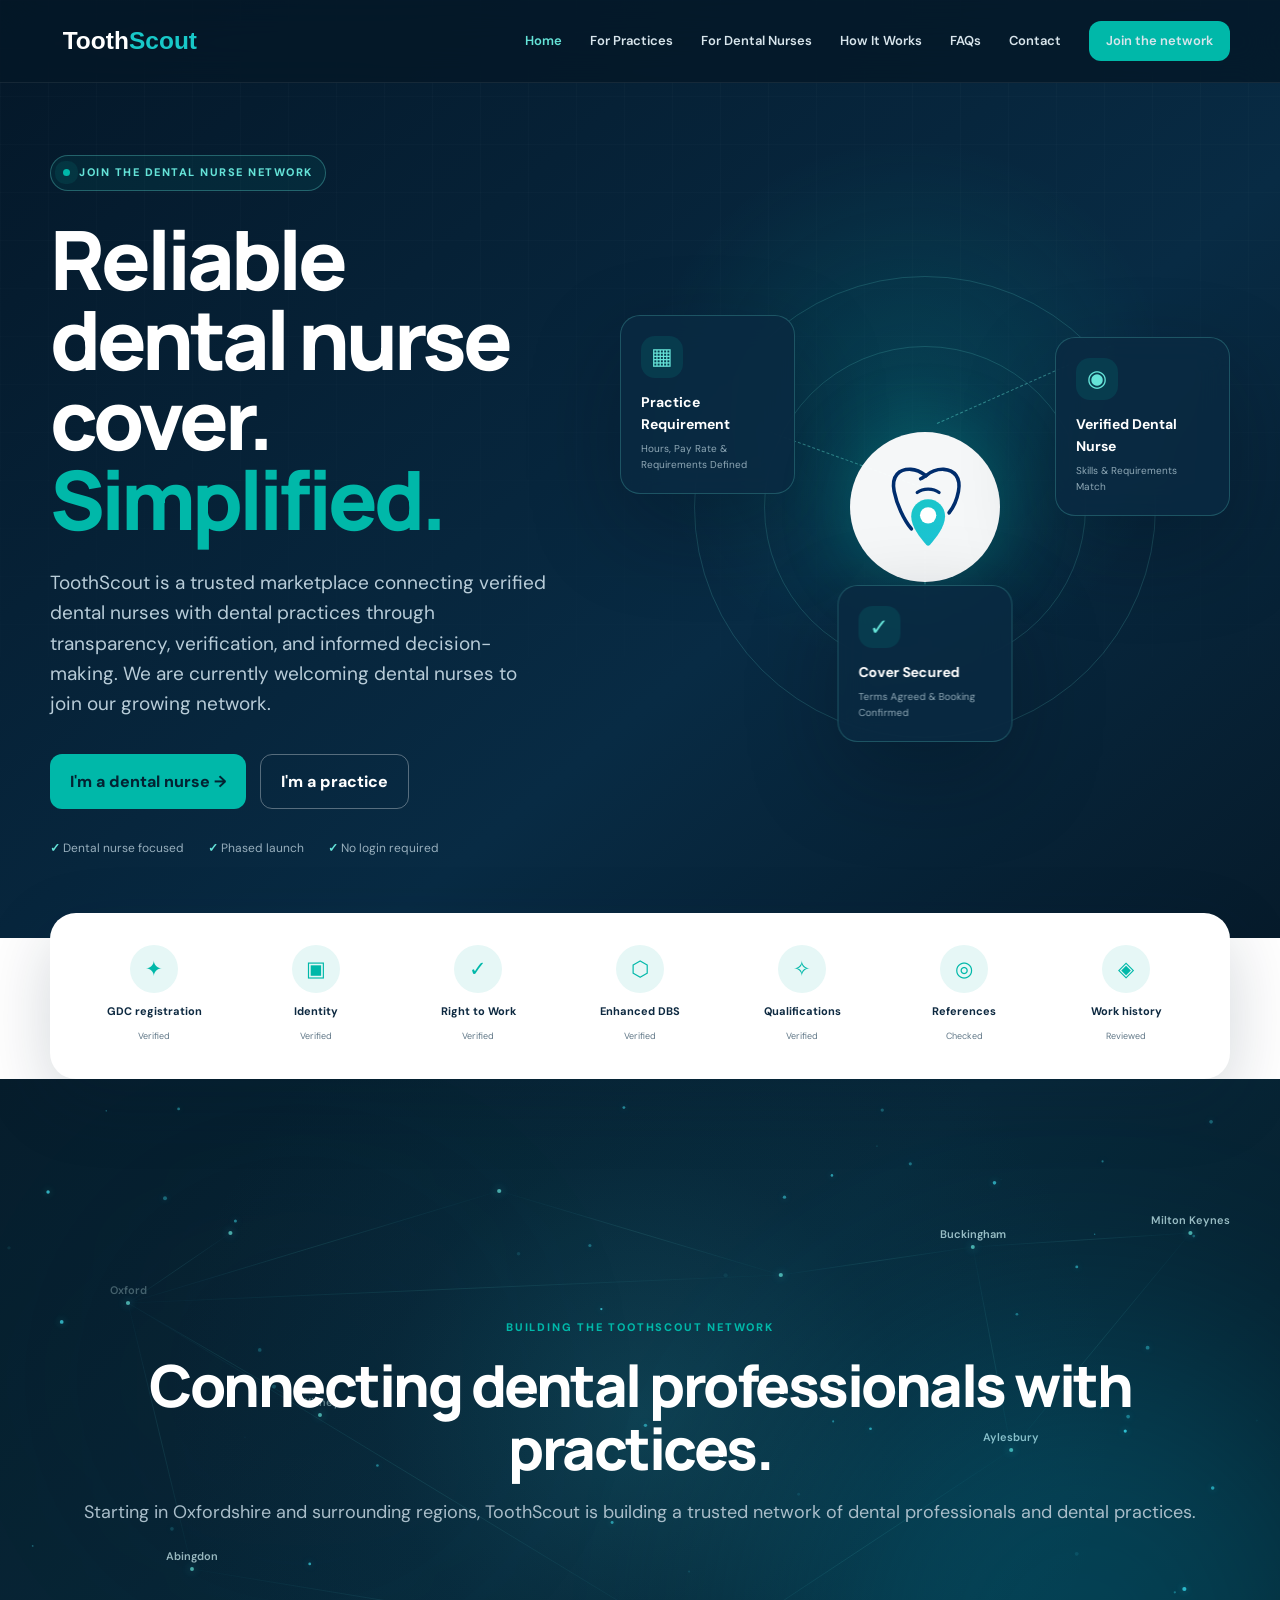
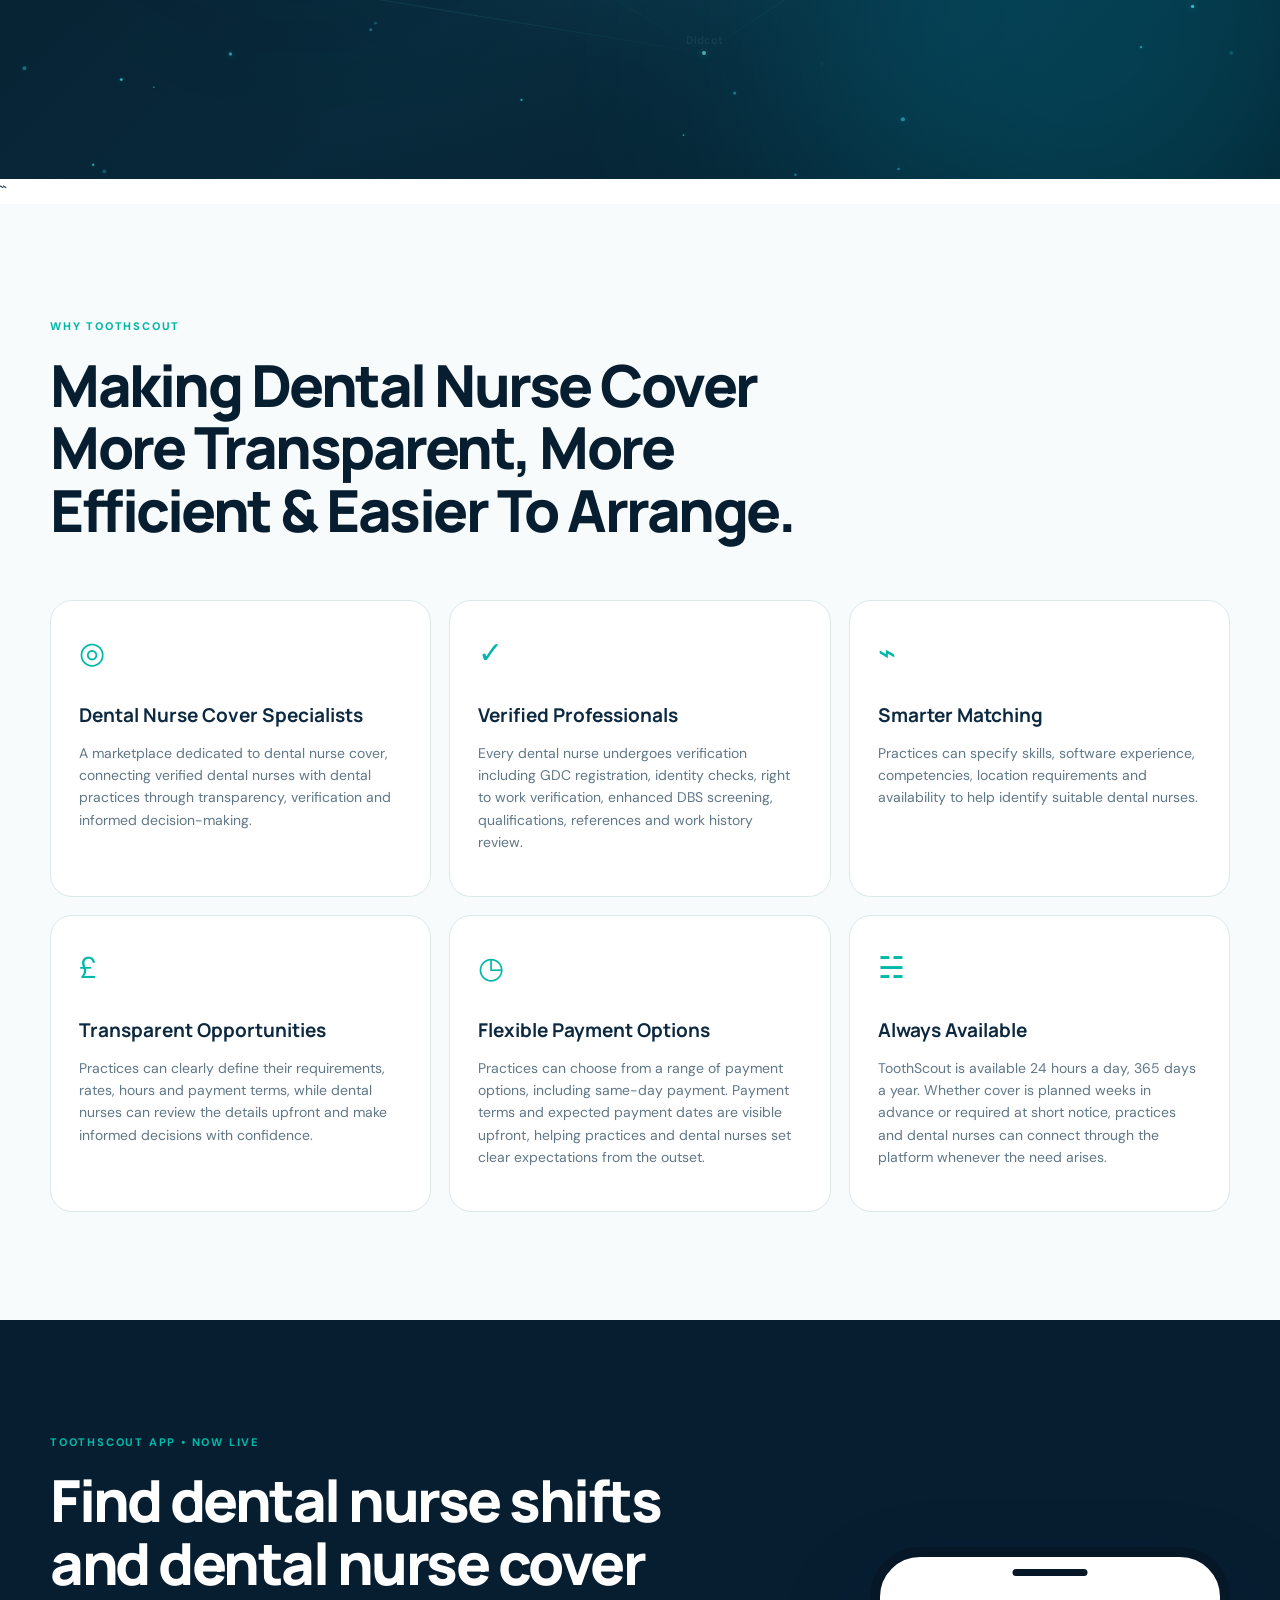
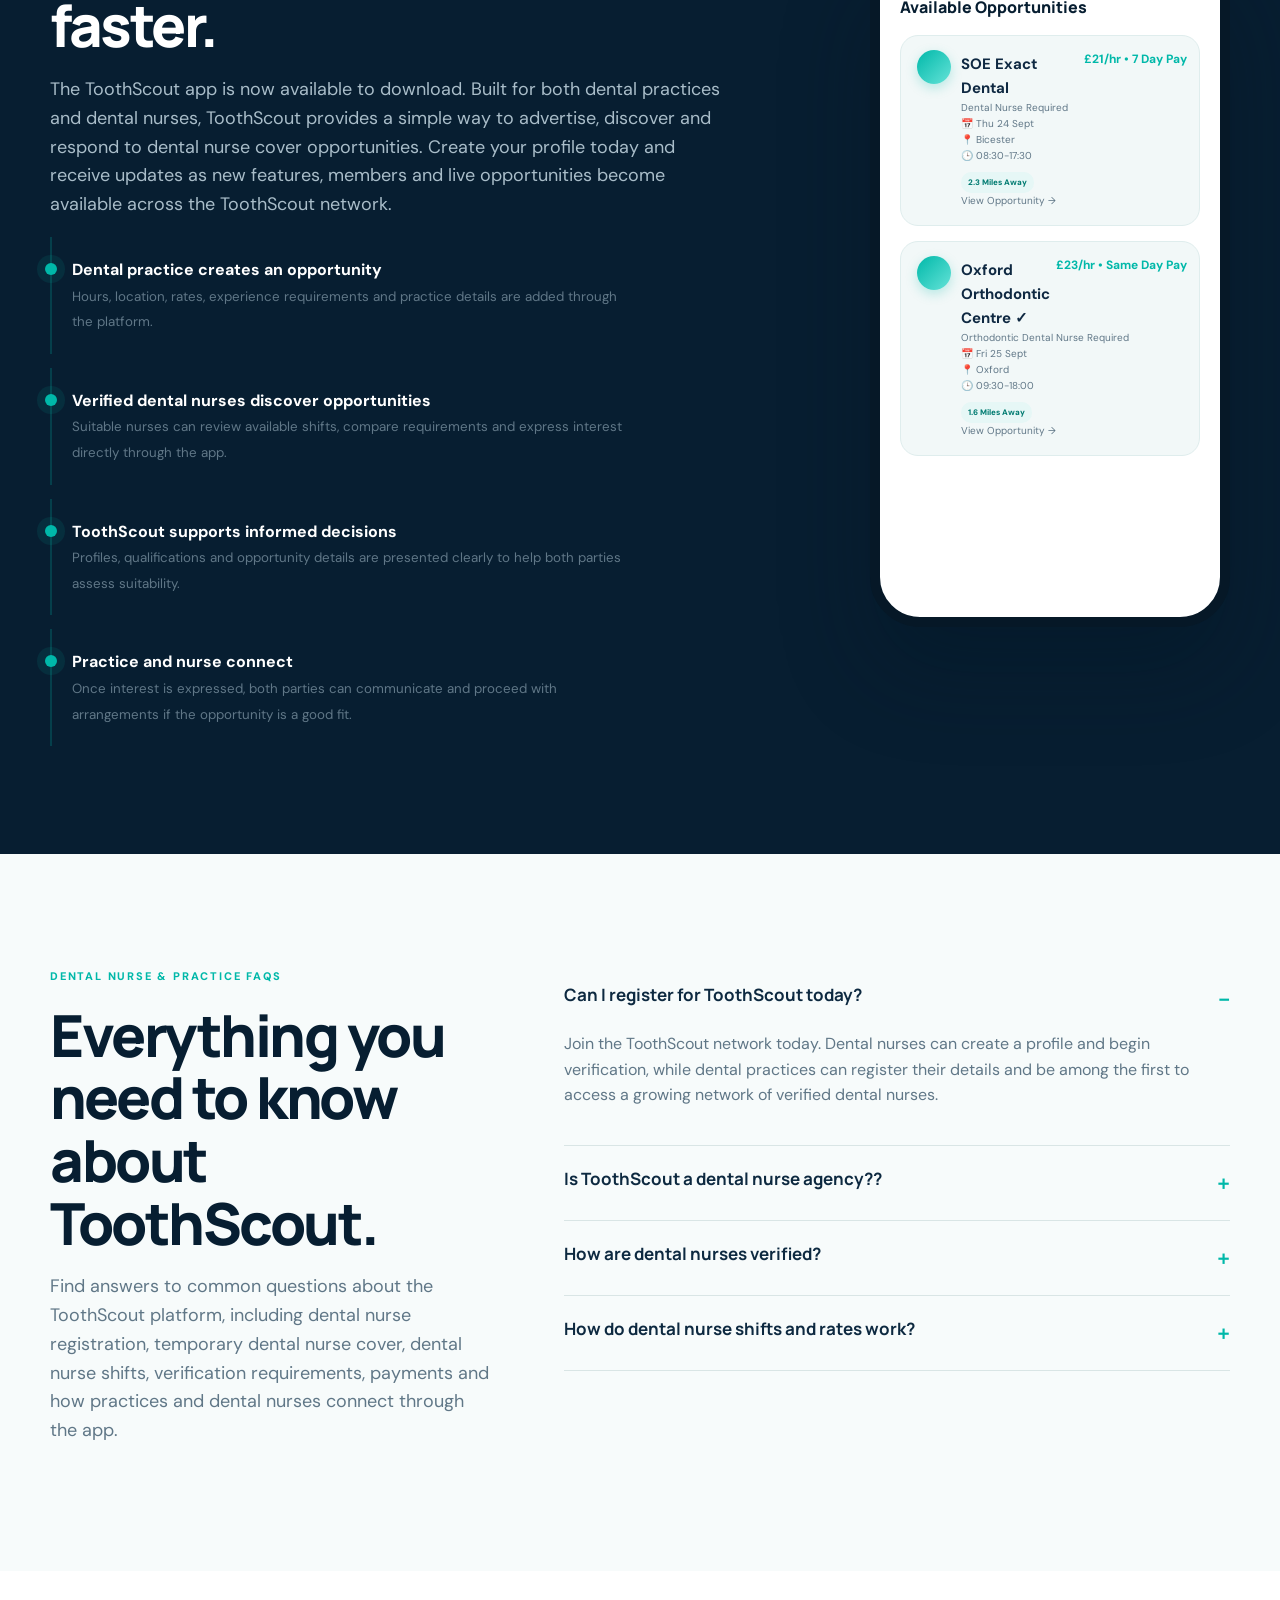
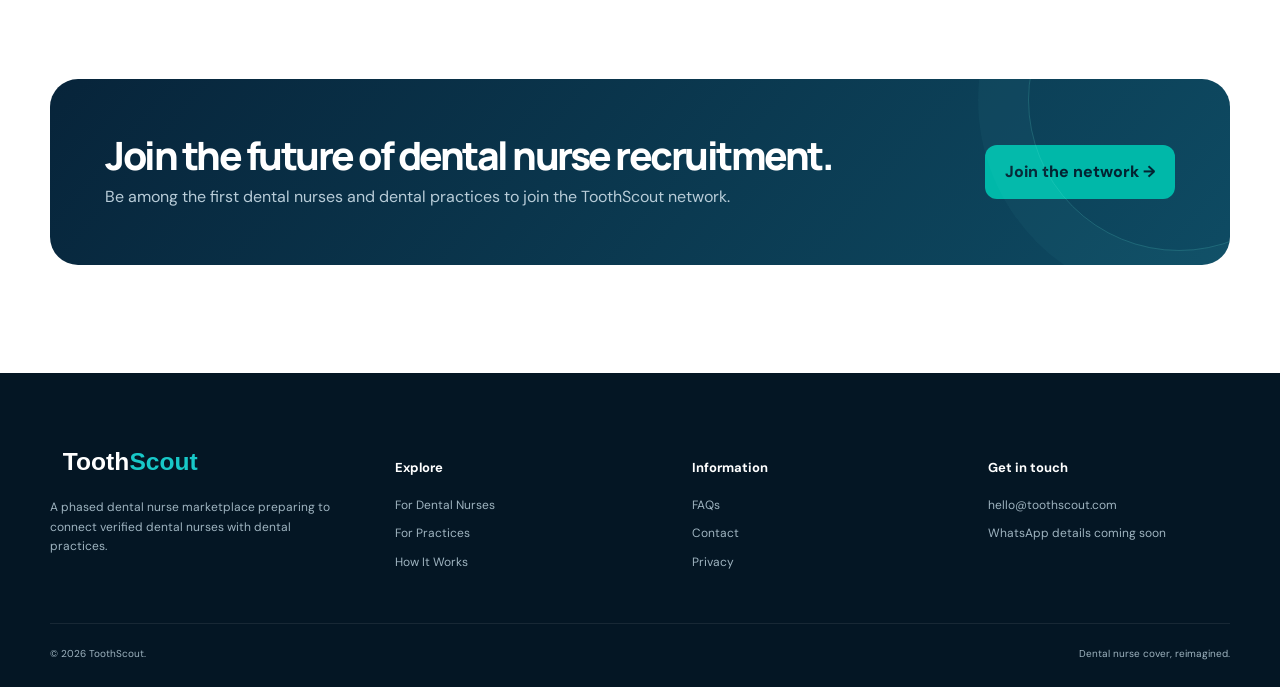
<file: index.html>
<!doctype html><html lang="en-GB"><head><meta charset="utf-8"><meta name="viewport" content="width=device-width,initial-scale=1"><meta name="theme-color" content="#071e31"><title>ToothScout | Dental Nurse Network Launch</title><meta name="description" content="Join the ToothScout dental nurse network. A phased marketplace preparing verified dental nurses and dental practices for transparent opportunities and informed matching."><meta name="robots" content="index,follow,max-image-preview:large"><link rel="canonical" href="https://toothscout.com/"><meta property="og:type" content="website"><meta property="og:title" content="ToothScout | Dental Nurse Network Launch"><meta property="og:description" content="Join the ToothScout dental nurse network. A phased marketplace preparing verified dental nurses and dental practices for transparent opportunities and informed matching."><meta property="og:url" content="https://toothscout.com/"><link rel="icon" href="davison.svg" type="image/svg+xml"> <link rel="shortcut icon" href="davison.svg"><link rel="stylesheet" href="styles.css"><script type="application/ld+json">{"@context":"https://schema.org","@type":"Organization","name":"ToothScout","url":"https://toothscout.com/","description":"A dental nurse matching marketplace preparing to connect verified dental nurses with dental practices."}</script></head><body><a class="skip" href="#main">Skip to content</a><header class="header"><div class="container nav"><a class="logo" href="index.html"><img src="logo-wordmark.svg" alt="ToothScout dental nurse cover"></a><nav class="links"><a class="active" href="index.html">Home</a><a class="" href="practices.html">For Practices</a><a class="" href="nurses.html">For Dental Nurses</a><a class="" href="how-it-works.html">How It Works</a><a class="" href="index.html#faqs">FAQs</a><a class="" href="contact.html">Contact</a><a class="nav-cta" href="nurses.html#join">Join the network</a></nav><button class="menu" aria-label="Open navigation"><i></i><i></i></button></div></header><main id="main"><section class="hero"><div class="container hero-grid"><div class="reveal"><span class="eyebrow"><i></i>JOIN THE DENTAL NURSE NETWORK</span><h1>Reliable dental nurse cover. <em>Simplified.</em></h1><p class="lead">ToothScout is a trusted marketplace connecting verified dental nurses with dental practices through transparency, verification, and informed decision-making. We are currently welcoming dental nurses to join our growing network.</p><div class="actions"><a class="btn" href="nurses.html#join">I'm a dental nurse →</a><a class="btn ghost" href="practices.html">I'm a practice</a></div><div class="micro"><span><b>✓</b> Dental nurse focused</span><span><b>✓</b> Phased launch</span><span><b>✓</b> No login required</span></div></div><div class="network reveal"><div class="route route-a"></div><div class="route route-b"></div><div class="route route-c"></div><div class="node node-one"><div class="icon">▦</div><b>Practice Requirement</b><small>Hours, Pay Rate & Requirements Defined</small></div><div class="hub"><img src="logo-mark.svg" alt="ToothScout matching hub"></div><div class="node node-two"><div class="icon">◉</div><b>Verified Dental Nurse</b><small>Skills & Requirements Match</small></div><div class="node node-three"><div class="icon">✓</div><b>Cover Secured</b><small>Terms Agreed & Booking Confirmed</small></div></div></div></section><div class="container trustbar reveal"><article><span>✦</span><b>GDC registration</b><small>Verified</small></article><article><span>▣</span><b>Identity</b><small>Verified</small></article><article><span>✓</span><b>Right to Work</b><small>Verified</small></article><article><span>⬡</span><b>Enhanced DBS</b><small>Verified</small></article><article><span>✧</span><b>Qualifications</b><small>Verified</small></article><article><span>◎</span><b>References</b><small>Checked</small></article><article><span>◈</span><b>Work history</b><small>Reviewed</small></article></div><section class="section dark-section particle-section"><div class="particle-canvas-wrap"><canvas id="particleCanvas"></canvas></div><div class="container particle-content"><span class="kicker">BUILDING THE TOOTHSCOUT NETWORK</span><h2>Connecting dental professionals with practices.</h2><p class="section-copy">Starting in Oxfordshire and surrounding regions, ToothScout is building a trusted network of dental professionals and dental practices.</p></div></section>``<section class="section light-section"><div class="container"><div class="section-head reveal"><span class="kicker">Why ToothScout</span><h2>Making Dental Nurse Cover More Transparent, More Efficient & Easier To Arrange.</h2></div><div class="advantages"><article class="advantage reveal"><div class="icon">◎</div><h3>Dental Nurse Cover Specialists</h3><p>A marketplace dedicated to dental nurse cover, connecting verified dental nurses with dental practices through transparency, verification and informed decision-making.</p></article><article class="advantage reveal"><div class="icon">✓</div><h3>Verified Professionals</h3><p>Every dental nurse undergoes verification including GDC registration, identity checks, right to work verification, enhanced DBS screening, qualifications, references and work history review.</p></article><article class="advantage reveal"><div class="icon">⌁</div><h3>Smarter Matching</h3><p>Practices can specify skills, software experience, competencies, location requirements and availability to help identify suitable dental nurses.</p></article><article class="advantage reveal"><div class="icon">£</div><h3>Transparent Opportunities</h3><p>Practices can clearly define their requirements, rates, hours and payment terms, while dental nurses can review the details upfront and make informed decisions with confidence.</p></article><article class="advantage reveal"><div class="icon">◷</div><h3>Flexible Payment Options</h3><p>Practices can choose from a range of payment options, including same-day payment. Payment terms and expected payment dates are visible upfront, helping practices and dental nurses set clear expectations from the outset.</p></article><article class="advantage reveal"><div class="icon">☵</div><h3>Always Available</h3><p>ToothScout is available 24 hours a day, 365 days a year. Whether cover is planned weeks in advance or required at short notice, practices and dental nurses can connect through the platform whenever the need arises.</p></article></div></div></section><section class="section dark-section"><div class="container demo"><div class="reveal"><span class="kicker">TOOTHSCOUT APP • NOW LIVE</span><h2>Find dental nurse shifts and dental nurse cover faster.</h2><p class="section-copy">The ToothScout app is now available to download. Built for both dental practices and dental nurses, ToothScout provides a simple way to advertise, discover and respond to dental nurse cover opportunities. Create your profile today and receive updates as new features, members and live opportunities become available across the ToothScout network.</p><div class="storyline"><div class="story"><b>Dental practice creates an opportunity</b><small>Hours, location, rates, experience requirements and practice details are added through the platform.</small></div><div class="story"><b>Verified dental nurses discover opportunities</b><small>Suitable nurses can review available shifts, compare requirements and express interest directly through the app.</small></div><div class="story"><b>ToothScout supports informed decisions</b><small>Profiles, qualifications and opportunity details are presented clearly to help both parties assess suitability.</small></div><div class="story"><b>Practice and nurse connect</b><small>Once interest is expressed, both parties can communicate and proceed with arrangements if the opportunity is a good fit.</small></div></div></div><div class="phone"> <div class="app-head">  Available Opportunities </div> <div class="shift"> <div class="practice-logo"></div> <b>SOE Exact Dental </b> <small>Dental Nurse Required</small> <small>📅 Thu 24 Sept</small> <small>📍 Bicester</small> <small>🕒 08:30-17:30</small> <strong>£21/hr • 7 Day Pay</strong> <span class="tag">2.3 Miles Away</span> <small class="view-link">    View Opportunity → </small> </div> <div class="shift"> <div class="practice-logo"></div> <b>Oxford Orthodontic Centre ✓</b> <small>    Orthodontic Dental Nurse Required </small> <small>📅 Fri 25 Sept</small> <small> 📍  Oxford</small> <small>🕒 09:30-18:00</small> <strong>£23/hr • Same Day Pay </strong> <span class="tag">1.6 Miles Away </span> <small class="view-link">    View Opportunity → </small> </div> <div class="view-more">  View All Opportunities → </div> </div></div></div></section><section class="section light-section" id="faqs"><div class="container form-wrap"><div class="reveal"><span class="kicker">DENTAL NURSE & PRACTICE FAQs</span><h2>Everything you need to know about ToothScout.</h2><p class="section-copy">Find answers to common questions about the ToothScout platform, including dental nurse registration, temporary dental nurse cover, dental nurse shifts, verification requirements, payments and how practices and dental nurses connect through the app.</p></div><div class="faq reveal"><details open><summary>Can I register for ToothScout today?</summary><p>Join the ToothScout network today. Dental nurses can create a profile and begin verification, while dental practices can register their details and be among the first to access a growing network of verified dental nurses.</p></details><details><summary>Is ToothScout a dental nurse agency??</summary><p>ToothScout brings together the best parts of a dental nurse agency and a modern digital platform. Dental practices can quickly find suitable cover, dental nurses can discover opportunities more easily and both benefit from a transparent process supported by the ToothScout team.</p></details><details><summary>How are dental nurses verified?</summary><p>Trust and transparency are fundamental to the ToothScout platform. To achieve verified status, dental nurses complete a verification process that includes validation of GDC registration, right to work documentation and other relevant professional credentials. This helps maintain a high-quality network for both dental nurses and dental practices.</p></details><details><summary>How do dental nurse shifts and rates work?</summary><p>Practices can specify information such as shift times, location, rates and payment arrangements, allowing dental nurses to review opportunities before expressing interest.</p></details></div></div></section><section class="section"><div class="container cta-band reveal"><div><h2>Join the future of dental nurse recruitment.</h2><p>Be among the first dental nurses and dental practices to join the ToothScout network.</p></div><a class="btn" href="nurses.html#join">Join the network →</a></div></section></main><footer class="footer"><div class="container footer-grid"><div><img src="logo-wordmark.svg" alt="ToothScout"><p>A phased dental nurse marketplace preparing to connect verified dental nurses with dental practices.</p></div><div><h4>Explore</h4><a href="nurses.html">For Dental Nurses</a><a href="practices.html">For Practices</a><a href="how-it-works.html">How It Works</a></div><div><h4>Information</h4><a href="index.html#faqs">FAQs</a><a href="contact.html">Contact</a><a href="privacy.html">Privacy</a></div><div><h4>Get in touch</h4><a href="mailto:hello@toothscout.com">hello@toothscout.com</a><p>WhatsApp details coming soon</p></div></div><div class="container footer-bottom"><span>© 2026 ToothScout.</span><span>Dental nurse cover, reimagined.</span></div></footer><script src="script.js"></script></body></html>
</file>
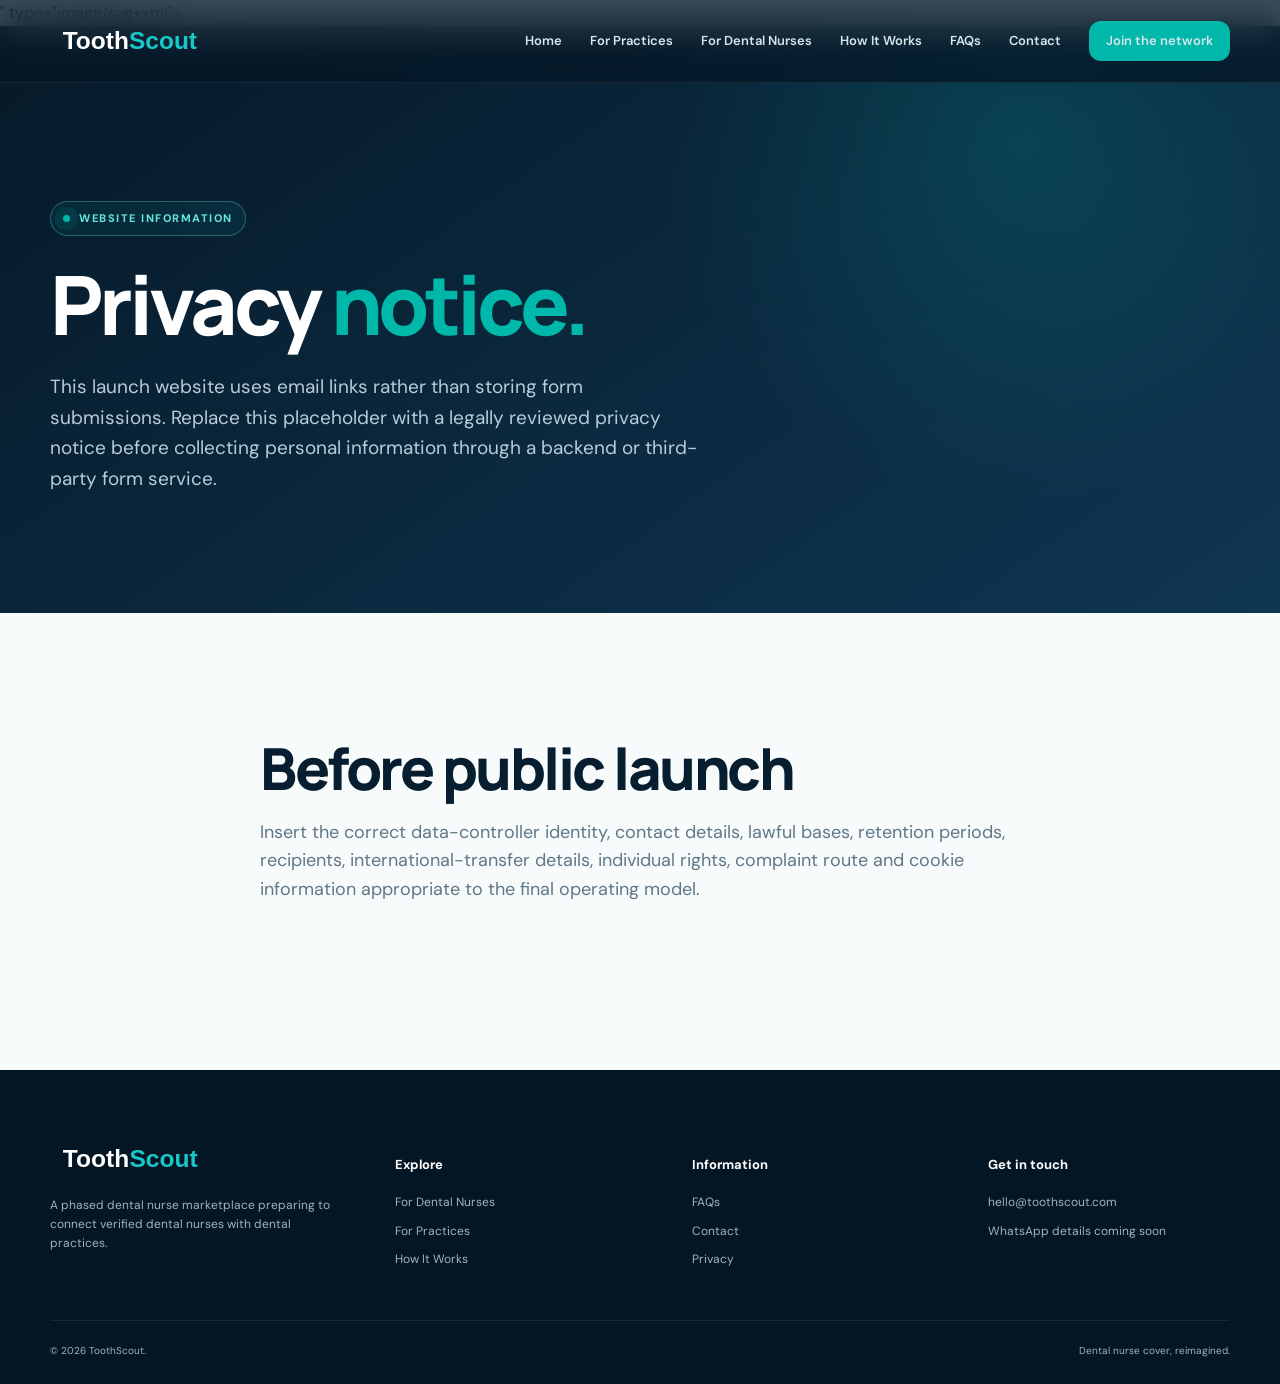
<file: privacy.html>
<!doctype html><html lang="en-GB"><head><meta charset="utf-8"><meta name="viewport" content="width=device-width,initial-scale=1"><meta name="theme-color" content="#071e31"><title>Privacy Notice | ToothScout</title><meta name="description" content="ToothScout launch website privacy information."><meta name="robots" content="index,follow,max-image-preview:large"><link rel="canonical" href="https://toothscout.com/privacy.html"><meta property="og:type" content="website"><meta property="og:title" content="Privacy Notice | ToothScout"><meta property="og:description" content="ToothScout launch website privacy information."><meta property="og:url" content="https://toothscout.com/privacy.html"><link rel="icon" href="<link rel="icon" href="davison.svg" type="image/svg+xml"> <link rel="shortcut icon" href="davison.svg">" type="image/svg+xml"><link rel="stylesheet" href="styles.css"><script type="application/ld+json">{"@context":"https://schema.org","@type":"Organization","name":"ToothScout","url":"https://toothscout.com/","description":"A dental nurse matching marketplace preparing to connect verified dental nurses with dental practices."}</script></head><body><a class="skip" href="#main">Skip to content</a><header class="header"><div class="container nav"><a class="logo" href="index.html"><img src="logo-wordmark.svg" alt="ToothScout dental nurse cover"></a><nav class="links"><a class="" href="index.html">Home</a><a class="" href="practices.html">For Practices</a><a class="" href="nurses.html">For Dental Nurses</a><a class="" href="how-it-works.html">How It Works</a><a class="" href="index.html#faqs">FAQs</a><a class="" href="contact.html">Contact</a><a class="nav-cta" href="nurses.html#join">Join the network</a></nav><button class="menu" aria-label="Open navigation"><i></i><i></i></button></div></header><main id="main"><section class="page-hero"><div class="container"><span class="eyebrow"><i></i>Website information</span><h1>Privacy <em>notice.</em></h1><p class="lead">This launch website uses email links rather than storing form submissions. Replace this placeholder with a legally reviewed privacy notice before collecting personal information through a backend or third-party form service.</p></div></section><section class="section light-section"><div class="container section-head"><h2>Before public launch</h2><p class="section-copy">Insert the correct data-controller identity, contact details, lawful bases, retention periods, recipients, international-transfer details, individual rights, complaint route and cookie information appropriate to the final operating model.</p></div></section></main><footer class="footer"><div class="container footer-grid"><div><img src="logo-wordmark.svg" alt="ToothScout"><p>A phased dental nurse marketplace preparing to connect verified dental nurses with dental practices.</p></div><div><h4>Explore</h4><a href="nurses.html">For Dental Nurses</a><a href="practices.html">For Practices</a><a href="how-it-works.html">How It Works</a></div><div><h4>Information</h4><a href="index.html#faqs">FAQs</a><a href="contact.html">Contact</a><a href="privacy.html">Privacy</a></div><div><h4>Get in touch</h4><a href="mailto:hello@toothscout.com">hello@toothscout.com</a><p>WhatsApp details coming soon</p></div></div><div class="container footer-bottom"><span>© 2026 ToothScout.</span><span>Dental nurse cover, reimagined.</span></div></footer><script src="script.js"></script></body></html>
</file>
<file: styles.css>
@import url('https://fonts.googleapis.com/css2?family=DM+Sans:wght@400;500;600;700&family=Manrope:wght@500;600;700;800&display=swap');
:root{--navy:#071e31;--navy2:#0f2942;--navy3:#153b58;--teal:#00b8a9;--teal2:#65e3d8;--aqua:#e6f7f6;--white:#fff;--ink:#0d2940;--muted:#607787;--line:rgba(90,230,216,.17);--cream:#f7fbfb;--coral:#ff715f;--shadow:0 34px 90px rgba(0,15,26,.28);--radius:28px}*{box-sizing:border-box}html{scroll-behavior:smooth}body{margin:0;font-family:'DM Sans',sans-serif;color:var(--ink);background:#fff;line-height:1.6;overflow-x:hidden}body.dark{background:var(--navy);color:#fff}a{text-decoration:none;color:inherit}button,input,select,textarea{font:inherit}.container{width:min(1180px,calc(100% - 40px));margin:auto}.section{padding:108px 0}.skip{position:absolute;left:-999px}.skip:focus{left:12px;top:12px;z-index:9999;background:#fff;padding:12px}.header{position:fixed;inset:0 0 auto;z-index:100;background:rgba(5,24,39,.78);backdrop-filter:blur(18px);border-bottom:1px solid rgba(255,255,255,.07)}.nav{height:82px;display:flex;align-items:center;justify-content:space-between}.logo img{width:204px;display:block}.links{display:flex;align-items:center;gap:28px}.links a{font-size:13px;color:#d8e5ec;font-weight:600}.links a:hover,.links a.active{color:var(--teal2)}.nav-cta,.btn{border:0;border-radius:12px;padding:14px 20px;background:var(--teal);color:#032332;font-weight:800;display:inline-flex;align-items:center;justify-content:center;gap:12px;transition:.3s cubic-bezier(.2,.8,.2,1);cursor:pointer}.nav-cta{padding:10px 17px}.btn:hover,.nav-cta:hover{transform:translateY(-3px);box-shadow:0 15px 35px rgba(0,184,169,.25)}.btn.ghost{background:transparent;color:#fff;border:1px solid rgba(255,255,255,.32)}.btn.light{background:#fff;color:var(--navy)}.menu{display:none;background:none;border:0}.menu i{display:block;width:26px;height:2px;background:#fff;margin:6px}.hero{min-height:800px;padding:155px 0 80px;display:flex;align-items:center;position:relative;overflow:hidden;background:radial-gradient(circle at 71% 43%,rgba(0,184,169,.16),transparent 25%),linear-gradient(140deg,#041728,#082b44 62%,#061b2b)}.hero:after{content:"";position:absolute;inset:0;background-image:linear-gradient(rgba(255,255,255,.018) 1px,transparent 1px),linear-gradient(90deg,rgba(255,255,255,.018) 1px,transparent 1px);background-size:48px 48px;mask-image:linear-gradient(to bottom,#000,transparent)}.hero-grid{display:grid;grid-template-columns:.9fr 1.1fr;gap:70px;align-items:center;position:relative;z-index:2}.eyebrow{display:inline-flex;align-items:center;gap:9px;border:1px solid rgba(101,227,216,.32);background:rgba(0,184,169,.08);padding:8px 12px;border-radius:99px;color:var(--teal2);font-size:11px;font-weight:800;letter-spacing:1.5px;text-transform:uppercase}.eyebrow i{width:7px;height:7px;background:var(--teal);border-radius:50%;box-shadow:0 0 0 8px rgba(0,184,169,.1);animation:pulse 2.4s infinite}.hero h1,.page-hero h1{font:800 clamp(52px,6.4vw,84px)/.98 'Manrope';letter-spacing:-4px;margin:28px 0;color:#fff}.hero h1 em,.page-hero h1 em{color:var(--teal);font-style:normal}.hero .lead,.page-hero .lead{font-size:19px;color:#b8ccd8;max-width:650px}.actions{display:flex;gap:14px;margin-top:34px}.micro{display:flex;gap:24px;margin-top:30px;color:#98afbd;font-size:12px}.micro b{color:var(--teal2)}.network{height:560px;position:relative;display:grid;place-items:center}.network:before,.network:after{content:"";position:absolute;border:1px solid rgba(101,227,216,.18);border-radius:50%;animation:breathe 5s ease-in-out infinite}.network:before{width:460px;height:460px}.network:after{width:320px;height:320px;animation-delay:1s}.hub{position:relative;z-index:4;width:150px;height:150px;border-radius:50%;display:grid;place-items:center;background:rgba(255,255,255,.96);box-shadow:0 0 70px rgba(0,184,169,.3)}.hub img{width:92px}.node{position:absolute;z-index:4;width:175px;background:rgba(10,41,65,.88);border:1px solid rgba(101,227,216,.23);box-shadow:var(--shadow);border-radius:20px;padding:20px;color:#fff;backdrop-filter:blur(15px);animation:float 6s ease-in-out infinite}.node b{display:block;font-size:14px}.node small{display:block;color:#8fa8b6;font-size:10px;margin-top:5px}.node-one{left:0;top:88px}.node-two{right:0;top:110px;animation-delay:1.3s}.node-three{bottom:45px;left:50%;transform:translateX(-50%);animation:none}.node .icon{width:42px;height:42px;border-radius:14px;background:rgba(0,184,169,.12);display:grid;place-items:center;color:var(--teal2);font-size:23px;margin-bottom:13px}.route{position:absolute;z-index:2;border-top:1px dashed rgba(101,227,216,.45);width:190px;transform-origin:left;overflow:hidden}.route:after{content:"";position:absolute;width:17px;height:2px;background:var(--teal2);box-shadow:0 0 12px var(--teal);animation:travel 2.4s linear infinite}.route-a{transform:rotate(20deg);left:23%;top:36%}.route-b{transform:rotate(-24deg);left:52%;top:35%}.route-c{transform:rotate(90deg);left:50%;top:55%;width:110px}.trustbar{background:#fff;position:relative;z-index:4;margin:-25px auto 0;border-radius:26px;padding:32px;box-shadow:0 22px 70px rgba(5,30,49,.18);display:grid;grid-template-columns:repeat(7,1fr);gap:18px}.trustbar article{text-align:center}.trustbar span{width:48px;height:48px;margin:auto;border-radius:50%;display:grid;place-items:center;background:var(--aqua);color:var(--teal);font-size:21px}.trustbar b{display:block;font-size:11px;margin-top:10px}.trustbar small{font-size:9px;color:var(--muted)}.dark-section{background:var(--navy);color:#fff}.light-section{background:var(--cream)}.section-head{max-width:760px;margin-bottom:58px}.kicker{color:var(--teal);font-size:11px;font-weight:800;letter-spacing:1.8px;text-transform:uppercase}.section h2,.page-section h2{font:800 clamp(36px,4.7vw,58px)/1.08 'Manrope';letter-spacing:-2.5px;margin:16px 0;color:var(--navy)}.dark-section h2{color:#fff}.section-copy{font-size:18px;color:var(--muted)}.dark-section .section-copy{color:#a9bdc9}.phases{display:grid;grid-template-columns:repeat(3,1fr);gap:22px}.phase{position:relative;padding:32px;border:1px solid var(--line);border-radius:24px;background:linear-gradient(155deg,rgba(255,255,255,.06),rgba(255,255,255,.015));min-height:275px;overflow:hidden}.phase h3{font:700 21px 'Manrope'}.phase p{color:#9fb3c0;font-size:14px}.phase .num{width:40px;height:40px;border-radius:50%;border:1px solid rgba(101,227,216,.5);display:grid;place-items:center;color:var(--teal2);font-weight:800}.status{position:absolute;bottom:25px;left:32px;right:32px}.status label{display:flex;justify-content:space-between;font-size:10px;text-transform:uppercase;letter-spacing:1.4px;color:var(--teal2)}.meter{height:5px;background:rgba(255,255,255,.08);border-radius:10px;margin-top:10px;overflow:hidden}.meter i{display:block;width:72%;height:100%;background:linear-gradient(90deg,var(--teal),var(--teal2));animation:shimmer 3s infinite}.phase.locked{opacity:.62}.advantages{display:grid;grid-template-columns:repeat(3,1fr);gap:18px}.advantage{border:1px solid #dbe9e9;border-radius:22px;padding:28px;background:#fff;transition:.3s}.advantage:hover{transform:translateY(-6px);box-shadow:0 20px 50px rgba(15,41,66,.1)}.advantage .icon{font-size:30px;color:var(--teal)}.advantage h3{font:700 19px 'Manrope';margin:25px 0 9px}.advantage p{font-size:14px;color:var(--muted)}.demo{display:grid;grid-template-columns:.78fr 1.22fr;gap:75px;align-items:center}.phone{width:310px;height:610px;margin:auto;border:10px solid #061827;border-radius:50px;background:#fff;padding:38px 20px 20px;box-shadow:0 45px 90px rgba(0,20,34,.3);position:relative;transform:rotate(3deg)}.phone:before{content:"";position:absolute;top:12px;left:50%;transform:translateX(-50%);width:75px;height:7px;border-radius:10px;background:#061827}.app-head{font-weight:800;color:var(--navy);font-family:'Manrope'}.shift{margin:15px 0;padding:16px;border-radius:18px;background:#f2f8f8;border:1px solid #dfeded;position:relative}.shift b{    font-size:15px;    color:#0f2942; font-weight:700; }.shift small{display:block;color:var(--muted);font-size:10px}.shift strong{position:absolute;right:12px;top:15px;color:var(--teal);font-size:12px}.tag{display:inline-block;margin-top:8px;padding:4px 7px;background:var(--aqua);color:#007b71;border-radius:10px;font-size:8px;font-weight:800}.storyline{display:grid;gap:14px}.story{padding:20px;border-left:2px solid rgba(0,184,169,.22);position:relative}.story:before{content:"";position:absolute;width:12px;height:12px;background:var(--teal);border-radius:50%;left:-7px;top:26px;box-shadow:0 0 0 8px rgba(0,184,169,.1)}.story b{display:block}.story small{color:var(--muted)}.nurse-choice{display:grid;grid-template-columns:repeat(5,1fr);gap:16px}.benefit{text-align:center;padding:25px 15px}.benefit span{display:grid;place-items:center;width:58px;height:58px;border:1px solid rgba(0,184,169,.3);border-radius:50%;margin:auto;color:var(--teal);font-size:26px}.benefit b{display:block;font-size:13px;margin:18px 0 6px}.benefit small{color:var(--muted);font-size:11px}.cta-band{background:linear-gradient(130deg,#07243a,#0e4b63);color:#fff;padding:55px;border-radius:28px;display:flex;align-items:center;justify-content:space-between;position:relative;overflow:hidden}.cta-band:after{content:"";position:absolute;width:300px;height:300px;border:1px solid rgba(101,227,216,.2);border-radius:50%;right:-100px;top:-130px;box-shadow:0 0 0 50px rgba(101,227,216,.04)}.cta-band h2{color:#fff;font-size:39px;margin:0}.cta-band p{color:#b8ccd8;margin:8px 0 0}.page-hero{padding:175px 0 100px;background:radial-gradient(circle at 80% 20%,rgba(0,184,169,.18),transparent 32%),linear-gradient(145deg,#061928,#0f3652);color:#fff}.page-hero-grid{display:grid;grid-template-columns:1fr 1fr;align-items:center;gap:80px}.abstract-visual{height:490px;position:relative}.glass-stack{position:absolute;inset:45px;background:linear-gradient(145deg,rgba(255,255,255,.13),rgba(255,255,255,.04));border:1px solid rgba(101,227,216,.2);border-radius:42px;transform:rotate(-6deg);box-shadow:var(--shadow)}.glass-stack:before,.glass-stack:after{content:"";position:absolute;border-radius:32px;border:1px solid rgba(101,227,216,.18);inset:40px;transform:rotate(12deg)}.glass-stack:after{inset:95px;background:url('assets/logo-mark.svg') center/90px no-repeat;transform:none}.float-chip{position:absolute;padding:15px 18px;background:rgba(5,28,45,.92);border:1px solid rgba(101,227,216,.22);border-radius:16px;color:#fff;box-shadow:var(--shadow);font-size:12px;animation:float 6s infinite}.chip-a{left:0;top:90px}.chip-b{right:0;top:190px;animation-delay:1s}.chip-c{left:35px;bottom:50px;animation-delay:2s}.form-wrap{display:grid;grid-template-columns:.8fr 1.2fr;gap:70px}.form-card{background:#fff;border:1px solid #dfecec;border-radius:28px;padding:36px;box-shadow:0 28px 80px rgba(15,41,66,.11)}.form-grid{display:grid;grid-template-columns:1fr 1fr;gap:16px}.field{font-size:12px;font-weight:700;color:var(--navy)}.field.full{grid-column:1/-1}.field input,.field select,.field textarea{display:block;width:100%;margin-top:7px;border:1px solid #ccdddf;border-radius:12px;padding:13px;background:#fbfdfd}.field input:focus,.field select:focus,.field textarea:focus{outline:3px solid rgba(0,184,169,.13);border-color:var(--teal)}.note{font-size:11px;color:var(--muted)}.faq details{border-bottom:1px solid #d9e5e5;padding:21px 0}.faq summary{cursor:pointer;list-style:none;font:700 17px 'Manrope';display:flex;justify-content:space-between}.faq summary:after{content:'+';color:var(--teal);font-size:23px}.faq details[open] summary:after{content:'−'}.faq p{color:var(--muted)}.footer{background:#041624;color:#9fb4c0;padding:68px 0 25px}.footer-grid{display:grid;grid-template-columns:1.2fr repeat(3,1fr);gap:55px}.footer img{width:205px}.footer h4{color:#fff;font-size:13px}.footer a,.footer p{display:block;font-size:12px;margin:9px 0}.footer-bottom{border-top:1px solid rgba(255,255,255,.08);padding-top:22px;margin-top:42px;display:flex;justify-content:space-between;font-size:10px}.reveal{opacity:0;transform:translateY(28px);transition:.8s cubic-bezier(.2,.8,.2,1)}.reveal.visible{opacity:1;transform:none}@keyframes pulse{50%{box-shadow:0 0 0 15px rgba(0,184,169,0)}}@keyframes breathe{50%{transform:scale(1.055);opacity:.55}}@keyframes float{50%{transform:translateY(-12px)}}@keyframes travel{from{left:-10%}to{left:110%}}@keyframes shimmer{50%{filter:brightness(1.5)}}@media(max-width:900px){.links{display:none;position:absolute;top:82px;left:0;right:0;background:#061b2b;padding:28px;flex-direction:column}.links.open{display:flex}.menu{display:block}.hero-grid,.page-hero-grid,.demo,.form-wrap{grid-template-columns:1fr}.hero{padding-top:130px}.network{height:520px}.trustbar{grid-template-columns:repeat(3,1fr)}.phases,.advantages{grid-template-columns:1fr 1fr}.nurse-choice{grid-template-columns:repeat(2,1fr)}.footer-grid{grid-template-columns:1fr 1fr}.hero h1,.page-hero h1{font-size:58px}.section{padding:80px 0}}@media(max-width:600px){.container{width:calc(100% - 28px)}.logo img{width:178px}.hero h1,.page-hero h1{font-size:46px;letter-spacing:-2.5px}.actions{flex-direction:column}.micro{flex-direction:column;gap:8px}.network{height:460px;transform:scale(.84);margin-left:-25px;margin-right:-25px}.node{width:155px}.trustbar{grid-template-columns:repeat(2,1fr);padding:22px}.phases,.advantages,.nurse-choice,.form-grid{grid-template-columns:1fr}.cta-band{padding:34px;flex-direction:column;align-items:flex-start;gap:25px}.footer-grid{grid-template-columns:1fr}.page-hero-grid{gap:30px}.abstract-visual{height:390px}.section{padding:68px 0}.field.full{grid-column:auto}}@media(prefers-reduced-motion:reduce){*{animation:none!important;scroll-behavior:auto!important}.reveal{opacity:1;transform:none}}
.demo{
   display:grid;
   grid-template-columns:1fr 420px;
   gap:80px;
   align-items:center;
}
.storyline{
   margin:0;
}
.phone{
   margin:0;
   justify-self:center;
}
@media(max-width:1000px){
   .demo{
       grid-template-columns:1fr;
   }
   .phone{
       margin-top:40px;
   }
}
/* Interactive preview layout */
.demo{
   display:grid !important;
   grid-template-columns: 1fr 420px !important;
   gap: 100px;
   align-items:center;
}
.phone{
   margin:0 !important;
   justify-self:center;
   align-self:center;
}
.storyline{
   margin-bottom:0 !important;
}
@media(max-width:1000px){
   .demo{
       grid-template-columns:1fr !important;
   }
   .phone{
       margin-top:40px !important;
   }
}

/* TOOTHSCOUT PHONE FIX */
.demo{
  display:grid !important;
  grid-template-columns:minmax(0,1fr) 420px !important;
  gap:80px !important;
  align-items:center !important;
}
.phone{
  width:360px !important;
  height:680px !important;
  justify-self:center !important;
  align-self:center !important;
  margin:0 !important;
  transform:none !important;
  position:relative !important;
}
.storyline{
   max-width:600px !important;
}
.shift{
   position:relative !important;
   padding-left:60px !important;
   min-height:90px !important;
   transition:all .3s ease;
}
.shift:hover{
   transform:translateY(-4px);
   box-shadow:0 12px 30px rgba(0,0,0,.08);
}
.shift::before{
   content:"";
   position:absolute;
   left:16px;
   top:14px;
   width:34px;
   height:34px;
   border-radius:50%;
   background:linear-gradient(
       135deg,
       #00b8a9,
       #65e3d8
   );
   box-shadow:0 4px 12px rgba(0,184,169,.25);
}
.shift b{
   display:block !important;
   padding-right:120px !important;
}
.shift strong{
   position:absolute !important;
   right:12px !important;
   top:14px !important;
   color:#00b8a9 !important;
   font-weight:700 !important;
}
@media(max-width:1000px){
  .demo{
      grid-template-columns:1fr 420px !important;
  }
  .phone{
      justify-self:end !important;
  }
}

/* PHONE CONTENT ENTRANCE ANIMATION
  The phone remains stationary.
  Only the heading and job cards move.
*/
.phone .app-head,
.phone .shift{
  opacity:1 !important;
  transform:none !important;
}

}
/* Accessibility: show everything immediately when reduced motion is enabled */
@media(prefers-reduced-motion:reduce){
   .phone .app-head,
   .phone .shift{
       opacity:1 !important;
       transform:none !important;
       animation:none !important;
   }
}

.phone{
   opacity:1 !important;
   transition:none !important;
   animation:none !important;
}

/* FINAL PHONE POSITION FIX */
.demo{
   display:grid !important;
   grid-template-columns: 1fr 420px !important;
   gap:100px !important;
   align-items:center !important;
}
.phone{
   width:360px !important;
   height:680px !important;
   justify-self:end !important;
   align-self:center !important;
   margin:0 !important;
   transform:none !important;
   position:relative !important;
}
@media(max-width:1000px){
   .demo{
       grid-template-columns:1fr !important;
   }
   .phone{
       justify-self:center !important;
       margin-top:40px !important;
   }
}

/* FORCE PHONE INTO RIGHT COLUMN */
.demo{
  display:grid !important;
  grid-template-columns:minmax(0,1fr) 420px !important;
  gap:80px !important;
  align-items:center !important;
}
.demo .phone{
  width:360px !important;
  height:680px !important;
  justify-self:end !important;
  align-self:center !important;
  margin:0 !important;
  transform:none !important;
}

/* TOOTHSCOUT PHONE OVERRIDE FIX */
.container.demo{
   display:grid !important;
   grid-template-columns:minmax(0,1fr) 420px !important;
   gap:80px !important;
   align-items:center !important;
}
.container.demo .phone{
   position:relative !important;
   width:360px !important;
   height:680px !important;
   justify-self:end !important;
   align-self:center !important;
   margin:0 !important;
   left:auto !important;
   right:auto !important;
   top:auto !important;
 transform:none !important;
animation:phoneFloat 6s ease-in-out infinite;
}
@keyframes phoneFloat{

    0%{
        transform:translateY(0px);
    }

    50%{
        transform:translateY(-8px);
    }

    100%{
        transform:translateY(0px);
    }

}

.mini-map{
    height:70px;
    border-radius:12px;
    background:linear-gradient(
        135deg,
        #eef7f7,
        #dff5f2
    );

    display:flex;
    align-items:center;
    justify-content:center;

    color:#607787;
    font-size:11px;
    margin-top:8px;
}

.reserve-btn{
    width:100%;
    margin-top:14px;
    padding:12px;
}


/* NURSE PAGE ONLY */

.nurse-phone .shift{
    min-height:60px !important;
}

.nurse-phone .mini-map{
    width:100%;
    height:50px;
    margin-top:6px;
}

.nurse-phone .reserve-btn{
    width:82%;
    display:block;
    margin:8px auto 0;
    padding:10px 16px;
    font-size:14px;
}
``

.nurse-phone .shift{
    min-height:auto !important;
    padding-top:12px;
    padding-bottom:12px;
}
``

/* NURSE PAGE ONLY */

.nurse-phone .location-card{
    min-height:auto !important;
    padding-bottom:14px !important;
}

.nurse-phone .map-link{
    display:inline-block;
    margin-top:6px;
    color:#00b8a9;
    font-size:11px;
    font-weight:700;
}

.nurse-phone .reserve-btn{
    width:78% !important;
    display:block;
    margin:14px auto 0 !important;
}

.particle-section{
    position:relative;
    overflow:hidden;
    min-height:700px;
    display:flex;
    align-items:center;
    justify-content:center;

    background:
    radial-gradient(
        circle at center,
        rgba(70,240,255,.08),
        transparent 60%
    ),
    linear-gradient(
        180deg,
        #051b2b 0%,
        #07263a 50%,
        #041a29 100%
    );
}
.particle-section{
position:relative;
overflow:hidden;
min-height:700px;
display:flex;
align-items:center;
justify-content:center;
}

.particle-section::before,
.particle-section::after{
content:"";
position:absolute;
width:600px;
height:600px;
border-radius:50%;
filter:blur(120px);
opacity:.18;
pointer-events:none;
}

.particle-section::before{
background:#46f0ff;
top:-150px;
left:-100px;
animation:aurora1 18s ease-in-out infinite alternate;
}

.particle-section::after{
background:#00d9ff;
bottom:-150px;
right:-100px;
animation:aurora2 24s ease-in-out infinite alternate;
}

.particle-content{
position:relative;
z-index:2;
text-align:center;
}

@keyframes aurora1{
0%{transform:translate(0,0) scale(1);}
100%{transform:translate(150px,80px) scale(1.2);}
}

@keyframes aurora2{
0%{transform:translate(0,0) scale(1);}
100%{transform:translate(-120px,-60px) scale(1.15);}
}

/* Premium ToothScout particle finish */

.particle-section{
    background:
        radial-gradient(
            circle at 50% 48%,
            rgba(64,225,239,.12) 0%,
            rgba(20,128,154,.045) 35%,
            transparent 65%
        ),
        linear-gradient(
            135deg,
            #061d2c 0%,
            #08293b 50%,
            #041925 100%
        );
}

.particle-canvas-wrap{
    pointer-events:none;
}

#particleCanvas{
    position:absolute;
    inset:0;
    width:100%;
    height:100%;
    display:block;
}

.particle-content{
    position:relative;
    z-index:3;
}

.particle-section::before{
    content:"";
    position:absolute;
    inset:0;
    z-index:2;
    pointer-events:none;
    background:
        radial-gradient(
            ellipse at center,
            rgba(5,28,42,.12) 0%,
            rgba(5,28,42,.2) 30%,
            transparent 66%
        );
}

@media(prefers-reduced-motion:reduce){
    .particle-section::before{
        animation:none;
    }
}
html,
body{
    width:100%;
    max-width:100%;
    overflow-x:hidden;
}

@media(max-width:768px){

  .section.dark-section .demo{
      display:flex !important;
      flex-direction:column !important;
      gap:40px !important;
  }

  .section.dark-section .phone{
      width:min(320px,90vw) !important;
      height:auto !important;
  }

  .section.dark-section .demo h2{
      font-size:clamp(2.2rem,8vw,3rem) !important;
      line-height:1.05 !important;
  }

  .section.dark-section .demo .section-copy{
      width:100% !important;
      max-width:none !important;
  }

}
</file>
